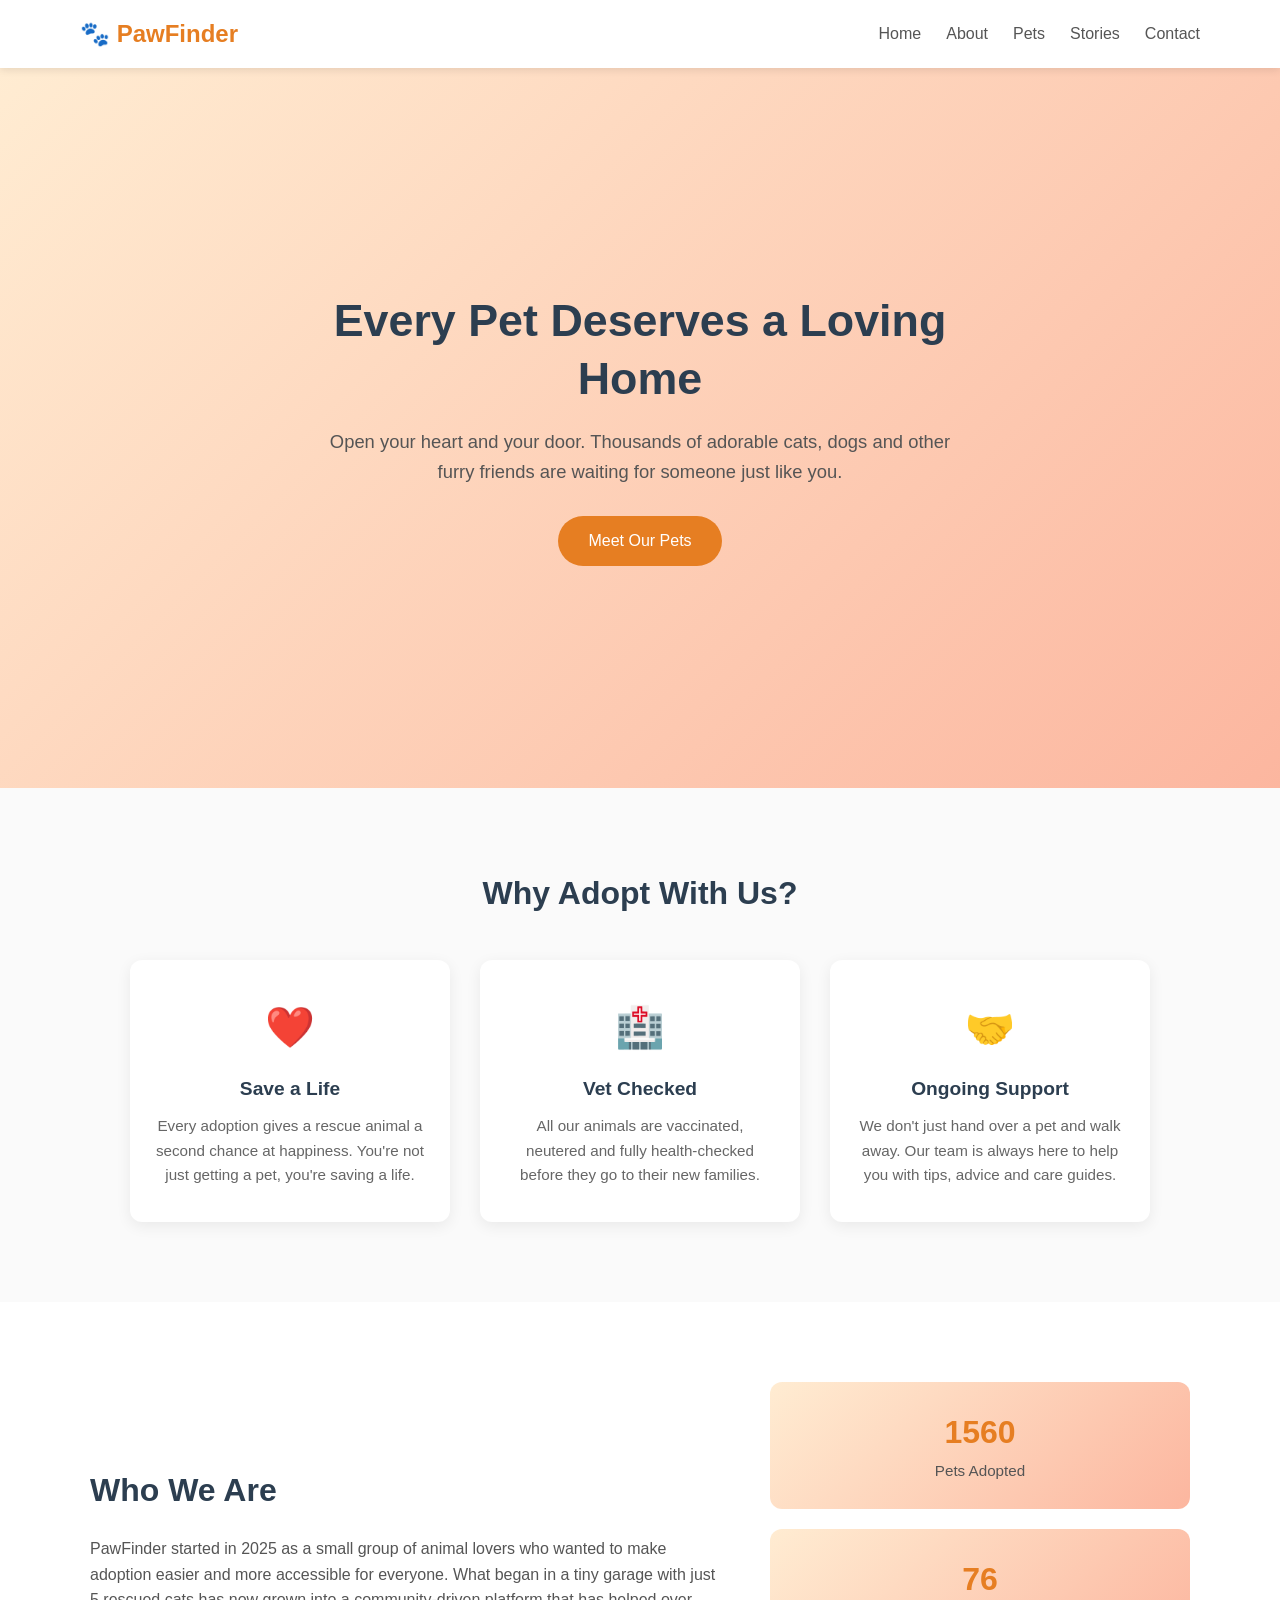
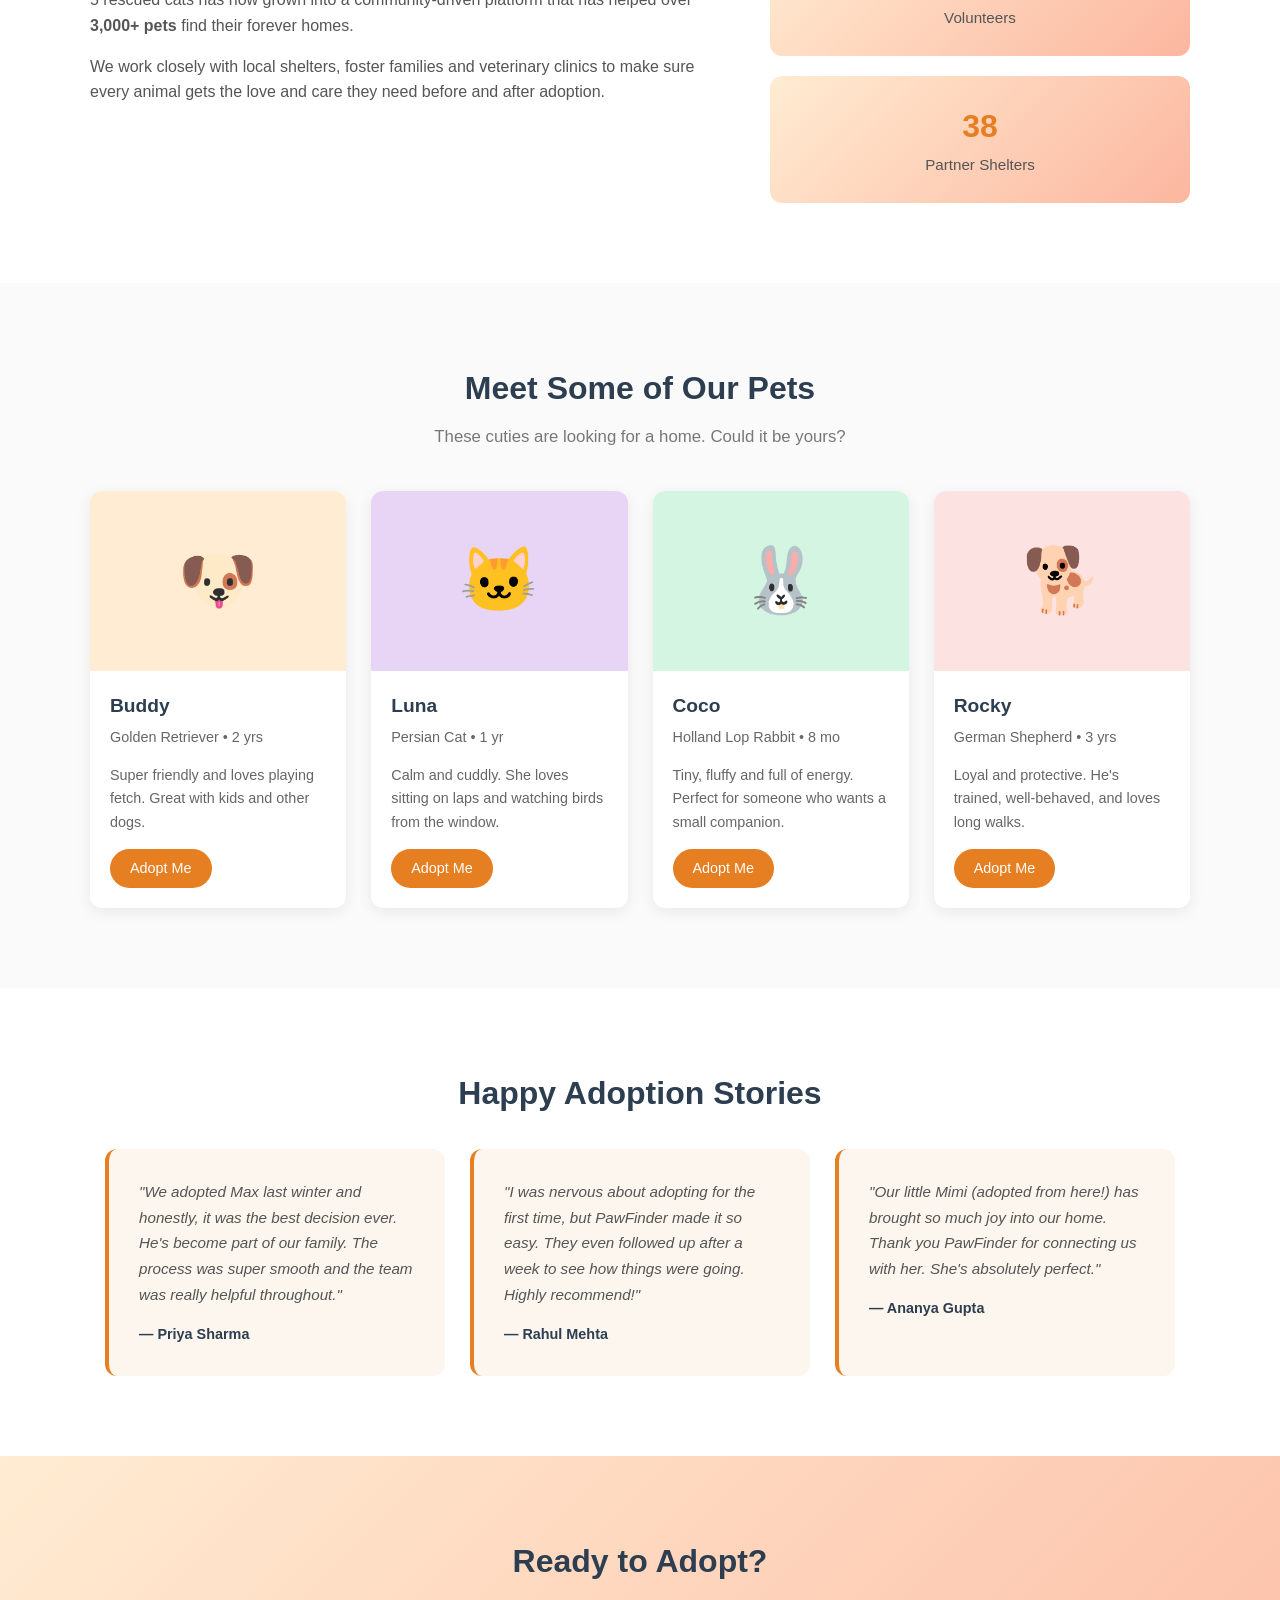
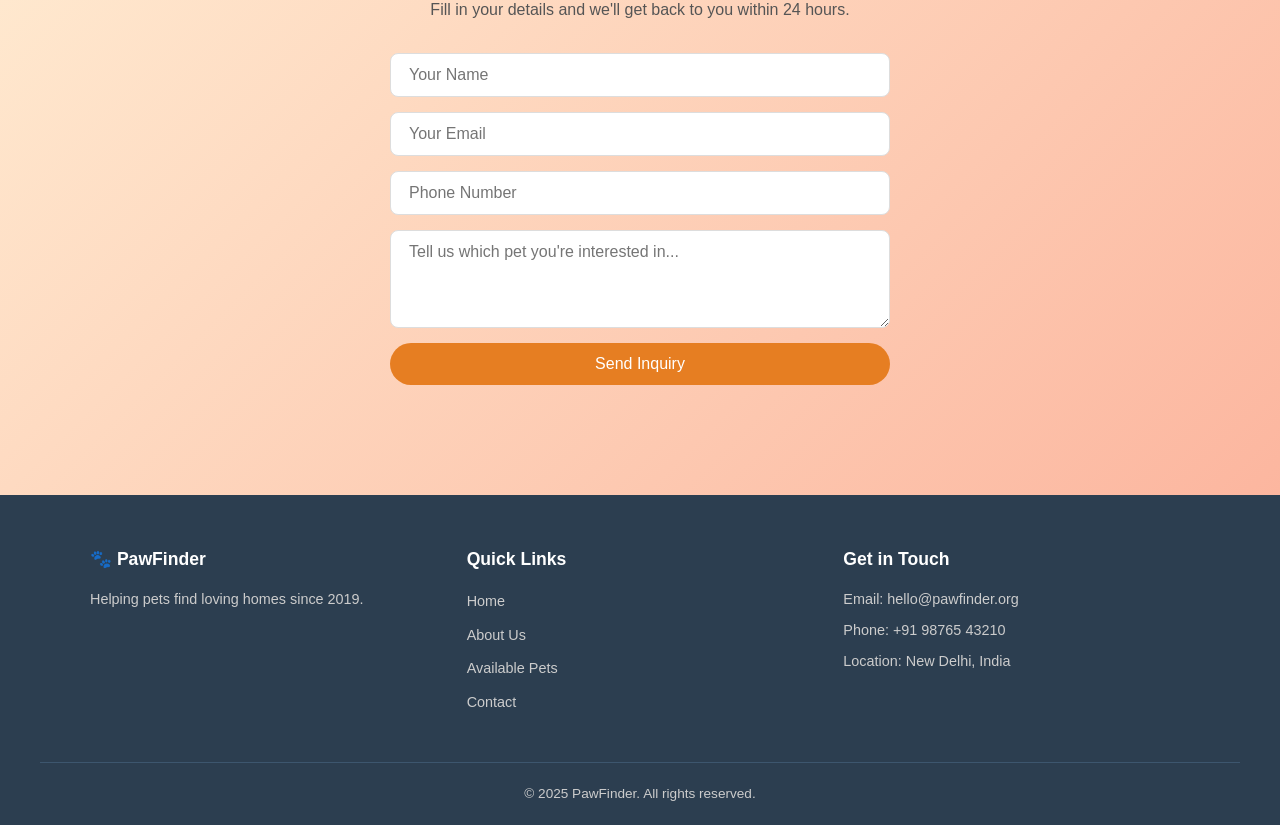
<file: Task-2 (Landing page)/index.html>
<!DOCTYPE html>
<html lang="en">
<head>
    <meta charset="UTF-8">
    <meta name="viewport" content="width=device-width, initial-scale=1.0">
    <title>PawFinder - Find Your Perfect Pet</title>
    <meta name="description" content="Adopt your new best friend today. PawFinder connects loving families with pets in need of a forever home.">
    <link rel="stylesheet" href="style.css">
</head>
<body>

    <!-- Navigation Bar -->
    <header>
        <nav class="navbar">
            <div class="logo">🐾 PawFinder</div>
            <ul class="nav-links" id="navLinks">
                <li><a href="#home">Home</a></li>
                <li><a href="#about">About</a></li>
                <li><a href="#pets">Pets</a></li>
                <li><a href="#testimonials">Stories</a></li>
                <li><a href="#contact">Contact</a></li>
            </ul>
            <button class="menu-btn" id="menuBtn" aria-label="Toggle menu">&#9776;</button>
        </nav>
    </header>

    <!-- Hero Section -->
    <section id="home" class="hero">
        <div class="hero-content">
            <h1>Every Pet Deserves a Loving Home</h1>
            <p>Open your heart and your door. Thousands of adorable cats, dogs and other furry friends are waiting for someone just like you.</p>
            <a href="#pets" class="btn">Meet Our Pets</a>
        </div>
    </section>

    <!-- Features / Why Adopt Section -->
    <section id="features" class="features">
        <h2>Why Adopt With Us?</h2>
        <div class="features-container">
            <div class="feature-box">
                <span class="feature-icon">❤️</span>
                <h3>Save a Life</h3>
                <p>Every adoption gives a rescue animal a second chance at happiness. You're not just getting a pet, you're saving a life.</p>
            </div>
            <div class="feature-box">
                <span class="feature-icon">🏥</span>
                <h3>Vet Checked</h3>
                <p>All our animals are vaccinated, neutered and fully health-checked before they go to their new families.</p>
            </div>
            <div class="feature-box">
                <span class="feature-icon">🤝</span>
                <h3>Ongoing Support</h3>
                <p>We don't just hand over a pet and walk away. Our team is always here to help you with tips, advice and care guides.</p>
            </div>
        </div>
    </section>

    <!-- About Section -->
    <section id="about" class="about">
        <div class="about-content">
            <div class="about-text">
                <h2>Who We Are</h2>
                <p>PawFinder started in 2025 as a small group of animal lovers who wanted to make adoption easier and more accessible for everyone. What began in a tiny garage with just 5 rescued cats has now grown into a community-driven platform that has helped over <strong>3,000+ pets</strong> find their forever homes.</p>
                <p>We work closely with local shelters, foster families and veterinary clinics to make sure every animal gets the love and care they need before and after adoption.</p>
            </div>
            <div class="about-stats">
                <div class="stat">
                    <span class="stat-number" data-target="3200">0</span>
                    <span class="stat-label">Pets Adopted</span>
                </div>
                <div class="stat">
                    <span class="stat-number" data-target="150">0</span>
                    <span class="stat-label">Volunteers</span>
                </div>
                <div class="stat">
                    <span class="stat-number" data-target="45">0</span>
                    <span class="stat-label">Partner Shelters</span>
                </div>
            </div>
        </div>
    </section>

    <!-- Pets Gallery -->
    <section id="pets" class="pets">
        <h2>Meet Some of Our Pets</h2>
        <p class="section-subtitle">These cuties are looking for a home. Could it be yours?</p>
        <div class="pets-grid">
            <div class="pet-card">
                <div class="pet-image" style="background-color: #ffecd2;">🐶</div>
                <div class="pet-info">
                    <h3>Buddy</h3>
                    <p class="pet-breed">Golden Retriever &bull; 2 yrs</p>
                    <p>Super friendly and loves playing fetch. Great with kids and other dogs.</p>
                    <a href="#contact" class="btn btn-small">Adopt Me</a>
                </div>
            </div>
            <div class="pet-card">
                <div class="pet-image" style="background-color: #e8d5f5;">🐱</div>
                <div class="pet-info">
                    <h3>Luna</h3>
                    <p class="pet-breed">Persian Cat &bull; 1 yr</p>
                    <p>Calm and cuddly. She loves sitting on laps and watching birds from the window.</p>
                    <a href="#contact" class="btn btn-small">Adopt Me</a>
                </div>
            </div>
            <div class="pet-card">
                <div class="pet-image" style="background-color: #d5f5e3;">🐰</div>
                <div class="pet-info">
                    <h3>Coco</h3>
                    <p class="pet-breed">Holland Lop Rabbit &bull; 8 mo</p>
                    <p>Tiny, fluffy and full of energy. Perfect for someone who wants a small companion.</p>
                    <a href="#contact" class="btn btn-small">Adopt Me</a>
                </div>
            </div>
            <div class="pet-card">
                <div class="pet-image" style="background-color: #fde2e2;">🐕</div>
                <div class="pet-info">
                    <h3>Rocky</h3>
                    <p class="pet-breed">German Shepherd &bull; 3 yrs</p>
                    <p>Loyal and protective. He's trained, well-behaved, and loves long walks.</p>
                    <a href="#contact" class="btn btn-small">Adopt Me</a>
                </div>
            </div>
        </div>
    </section>

    <!-- Testimonials Section -->
    <section id="testimonials" class="testimonials">
        <h2>Happy Adoption Stories</h2>
        <div class="testimonials-container">
            <div class="testimonial-card">
                <p class="testimonial-text">"We adopted Max last winter and honestly, it was the best decision ever. He's become part of our family. The process was super smooth and the team was really helpful throughout."</p>
                <p class="testimonial-author">— Priya Sharma</p>
            </div>
            <div class="testimonial-card">
                <p class="testimonial-text">"I was nervous about adopting for the first time, but PawFinder made it so easy. They even followed up after a week to see how things were going. Highly recommend!"</p>
                <p class="testimonial-author">— Rahul Mehta</p>
            </div>
            <div class="testimonial-card">
                <p class="testimonial-text">"Our little Mimi (adopted from here!) has brought so much joy into our home. Thank you PawFinder for connecting us with her. She's absolutely perfect."</p>
                <p class="testimonial-author">— Ananya Gupta</p>
            </div>
        </div>
    </section>

    <!-- Contact / CTA Section -->
    <section id="contact" class="contact">
        <h2>Ready to Adopt?</h2>
        <p>Fill in your details and we'll get back to you within 24 hours.</p>
        <form class="contact-form" id="adoptForm">
            <input type="text" placeholder="Your Name" required>
            <input type="email" placeholder="Your Email" required>
            <input type="tel" placeholder="Phone Number">
            <textarea placeholder="Tell us which pet you're interested in..." rows="4"></textarea>
            <button type="submit" class="btn">Send Inquiry</button>
        </form>
        <p class="form-msg" id="formMsg"></p>
    </section>

    <!-- Footer -->
    <footer>
        <div class="footer-content">
            <div class="footer-col">
                <h3>🐾 PawFinder</h3>
                <p>Helping pets find loving homes since 2019.</p>
            </div>
            <div class="footer-col">
                <h3>Quick Links</h3>
                <ul>
                    <li><a href="#home">Home</a></li>
                    <li><a href="#about">About Us</a></li>
                    <li><a href="#pets">Available Pets</a></li>
                    <li><a href="#contact">Contact</a></li>
                </ul>
            </div>
            <div class="footer-col">
                <h3>Get in Touch</h3>
                <p>Email: hello@pawfinder.org</p>
                <p>Phone: +91 98765 43210</p>
                <p>Location: New Delhi, India</p>
            </div>
        </div>
        <div class="footer-bottom">
            <p>&copy; 2025 PawFinder. All rights reserved.</p>
        </div>
    </footer>

    <script src="script.js"></script>
</body>
</html>
</file>
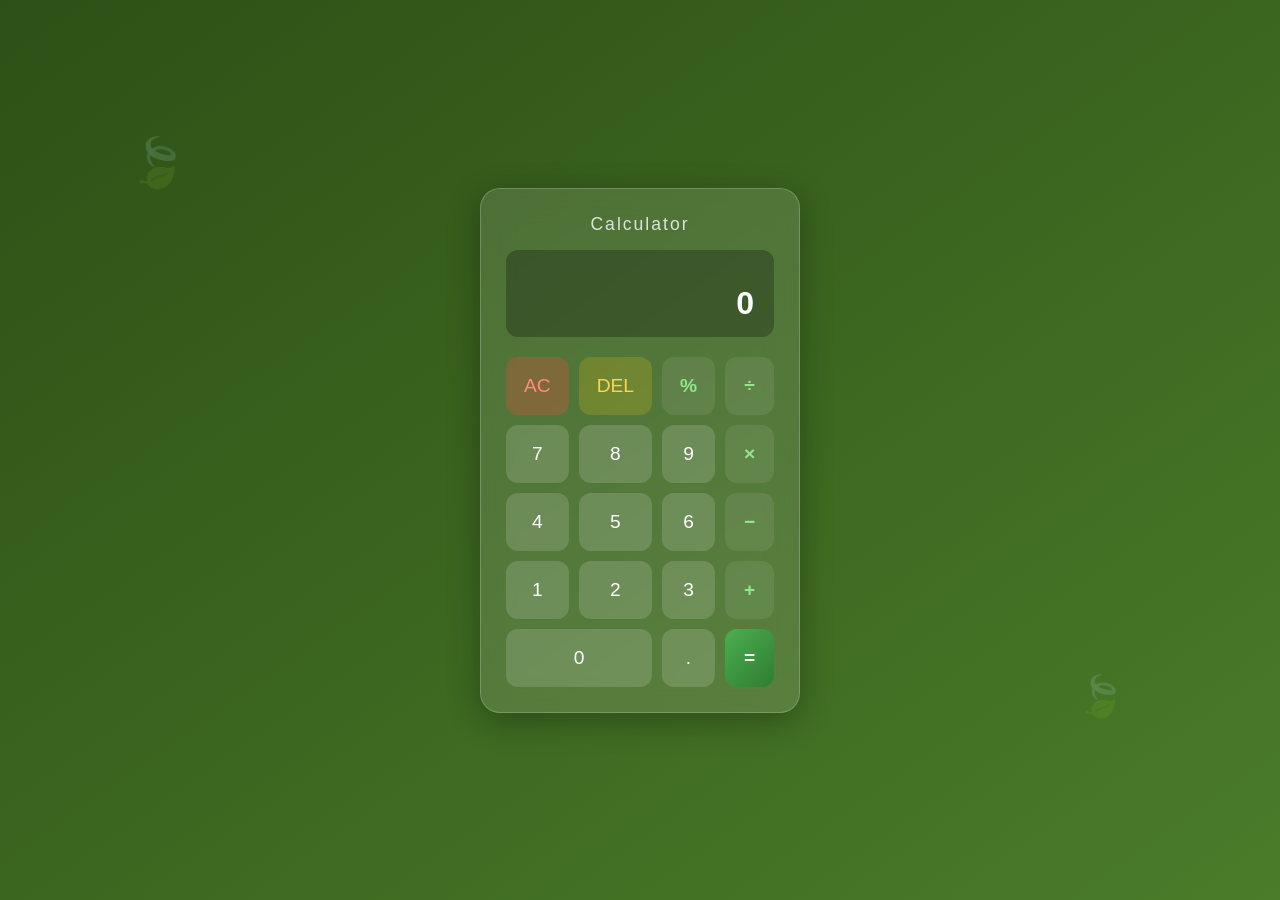
<file: Task-3 (Calculator)/index.html>
<!DOCTYPE html>
<html lang="en">
<head>
    <meta charset="UTF-8">
    <meta name="viewport" content="width=device-width, initial-scale=1.0">
    <title>Calculator</title>
    <link rel="stylesheet" href="style.css">
</head>
<body>

    <div class="calculator">
        <h2 class="calc-title">Calculator</h2>

        <!-- Display Screen -->
        <div class="display">
            <p class="previous" id="previous"></p>
            <p class="current" id="current">0</p>
        </div>

        <!-- Buttons Grid -->
        <div class="buttons">
            <button class="btn clear" id="clearBtn">AC</button>
            <button class="btn delete" id="deleteBtn">DEL</button>
            <button class="btn operator" data-value="%">%</button>
            <button class="btn operator" data-value="/">&divide;</button>

            <button class="btn number" data-value="7">7</button>
            <button class="btn number" data-value="8">8</button>
            <button class="btn number" data-value="9">9</button>
            <button class="btn operator" data-value="*">&times;</button>

            <button class="btn number" data-value="4">4</button>
            <button class="btn number" data-value="5">5</button>
            <button class="btn number" data-value="6">6</button>
            <button class="btn operator" data-value="-">&minus;</button>

            <button class="btn number" data-value="1">1</button>
            <button class="btn number" data-value="2">2</button>
            <button class="btn number" data-value="3">3</button>
            <button class="btn operator" data-value="+">+</button>

            <button class="btn number zero" data-value="0">0</button>
            <button class="btn number" data-value=".">.</button>
            <button class="btn equals" id="equalsBtn">=</button>
        </div>
    </div>

    <script src="script.js"></script>
</body>
</html>
</file>
<file: Task-2 (Landing page)/style.css>
/* ===== GENERAL RESET & BASE STYLES ===== */

* {
    margin: 0;
    padding: 0;
    box-sizing: border-box;
}

html {
    scroll-behavior: smooth;
}

body {
    font-family: 'Segoe UI', Tahoma, Geneva, Verdana, sans-serif;
    line-height: 1.6;
    color: #333;
    background-color: #fff;
}

a {
    text-decoration: none;
    color: inherit;
}

ul {
    list-style: none;
}

h2 {
    font-size: 2rem;
    text-align: center;
    margin-bottom: 10px;
    color: #2c3e50;
}


/* ===== NAVIGATION ===== */

header {
    background-color: #ffffff;
    box-shadow: 0 2px 8px rgba(0, 0, 0, 0.1);
    position: sticky;
    top: 0;
    z-index: 100;
}

.navbar {
    display: flex;
    justify-content: space-between;
    align-items: center;
    padding: 15px 40px;
    max-width: 1200px;
    margin: 0 auto;
}

.logo {
    font-size: 1.5rem;
    font-weight: bold;
    color: #e67e22;
}

.nav-links {
    display: flex;
    gap: 25px;
}

.nav-links a {
    font-size: 1rem;
    color: #555;
    transition: color 0.3s;
}

.nav-links a:hover {
    color: #e67e22;
}

.menu-btn {
    display: none;
    font-size: 1.5rem;
    background: none;
    border: none;
    cursor: pointer;
    color: #333;
}


/* ===== HERO SECTION ===== */

.hero {
    background: linear-gradient(135deg, #ffecd2, #fcb69f);
    padding: 100px 40px;
    text-align: center;
    min-height: 80vh;
    display: flex;
    align-items: center;
    justify-content: center;
}

.hero-content {
    max-width: 650px;
}

.hero h1 {
    font-size: 2.8rem;
    color: #2c3e50;
    margin-bottom: 20px;
    line-height: 1.3;
}

.hero p {
    font-size: 1.15rem;
    color: #555;
    margin-bottom: 30px;
}


/* ===== BUTTONS ===== */

.btn {
    display: inline-block;
    background-color: #e67e22;
    color: #fff;
    padding: 12px 30px;
    border: none;
    border-radius: 25px;
    font-size: 1rem;
    cursor: pointer;
    transition: background-color 0.3s, transform 0.2s;
}

.btn:hover {
    background-color: #cf6d17;
    transform: translateY(-2px);
}

.btn-small {
    padding: 8px 20px;
    font-size: 0.9rem;
}


/* ===== FEATURES SECTION ===== */

.features {
    padding: 80px 40px;
    background-color: #fafafa;
}

.features-container {
    display: flex;
    justify-content: center;
    gap: 30px;
    margin-top: 40px;
    flex-wrap: wrap;
    max-width: 1100px;
    margin-left: auto;
    margin-right: auto;
}

.feature-box {
    background-color: #fff;
    padding: 35px 25px;
    border-radius: 12px;
    text-align: center;
    flex: 1;
    min-width: 250px;
    max-width: 320px;
    box-shadow: 0 4px 15px rgba(0, 0, 0, 0.07);
    transition: transform 0.3s;
}

.feature-box:hover {
    transform: translateY(-5px);
}

.feature-icon {
    font-size: 2.5rem;
    display: block;
    margin-bottom: 15px;
}

.feature-box h3 {
    margin-bottom: 10px;
    color: #2c3e50;
    font-size: 1.2rem;
}

.feature-box p {
    color: #666;
    font-size: 0.95rem;
}


/* ===== ABOUT SECTION ===== */

.about {
    padding: 80px 40px;
    background-color: #fff;
}

.about-content {
    max-width: 1100px;
    margin: 0 auto;
    display: flex;
    align-items: center;
    gap: 50px;
    flex-wrap: wrap;
}

.about-text {
    flex: 1.5;
    min-width: 300px;
}

.about-text h2 {
    text-align: left;
    margin-bottom: 20px;
}

.about-text p {
    color: #555;
    margin-bottom: 15px;
    font-size: 1rem;
}

.about-stats {
    flex: 1;
    min-width: 250px;
    display: flex;
    flex-direction: column;
    gap: 20px;
}

.stat {
    background: linear-gradient(135deg, #ffecd2, #fcb69f);
    padding: 25px;
    border-radius: 12px;
    text-align: center;
}

.stat-number {
    font-size: 2rem;
    font-weight: bold;
    color: #e67e22;
    display: block;
}

.stat-label {
    font-size: 0.95rem;
    color: #555;
}


/* ===== PETS GALLERY ===== */

.pets {
    padding: 80px 40px;
    background-color: #fafafa;
}

.section-subtitle {
    text-align: center;
    color: #777;
    margin-bottom: 40px;
    font-size: 1.05rem;
}

.pets-grid {
    display: grid;
    grid-template-columns: repeat(auto-fit, minmax(250px, 1fr));
    gap: 25px;
    max-width: 1100px;
    margin: 0 auto;
}

.pet-card {
    background-color: #fff;
    border-radius: 12px;
    overflow: hidden;
    box-shadow: 0 4px 15px rgba(0, 0, 0, 0.07);
    transition: transform 0.3s;
}

.pet-card:hover {
    transform: translateY(-5px);
}

.pet-image {
    height: 180px;
    display: flex;
    align-items: center;
    justify-content: center;
    font-size: 4rem;
}

.pet-info {
    padding: 20px;
}

.pet-info h3 {
    font-size: 1.2rem;
    color: #2c3e50;
    margin-bottom: 5px;
}

.pet-breed {
    color: #e67e22;
    font-size: 0.85rem;
    margin-bottom: 10px;
}

.pet-info p {
    color: #666;
    font-size: 0.9rem;
    margin-bottom: 15px;
}


/* ===== TESTIMONIALS SECTION ===== */

.testimonials {
    padding: 80px 40px;
    background-color: #fff;
}

.testimonials-container {
    display: flex;
    gap: 25px;
    flex-wrap: wrap;
    justify-content: center;
    max-width: 1100px;
    margin: 30px auto 0;
}

.testimonial-card {
    background-color: #fdf6ee;
    padding: 30px;
    border-radius: 12px;
    flex: 1;
    min-width: 270px;
    max-width: 340px;
    border-left: 4px solid #e67e22;
}

.testimonial-text {
    font-style: italic;
    color: #555;
    margin-bottom: 15px;
    font-size: 0.95rem;
    line-height: 1.7;
}

.testimonial-author {
    font-weight: bold;
    color: #2c3e50;
    font-size: 0.9rem;
}


/* ===== CONTACT SECTION ===== */

.contact {
    padding: 80px 40px;
    background: linear-gradient(135deg, #ffecd2, #fcb69f);
    text-align: center;
}

.contact h2 {
    color: #2c3e50;
}

.contact > p {
    color: #555;
    margin-bottom: 30px;
}

.contact-form {
    max-width: 500px;
    margin: 0 auto;
    display: flex;
    flex-direction: column;
    gap: 15px;
}

.contact-form input,
.contact-form textarea {
    padding: 12px 18px;
    border: 1px solid #ddd;
    border-radius: 8px;
    font-size: 1rem;
    font-family: inherit;
    outline: none;
    transition: border-color 0.3s;
}

.contact-form input:focus,
.contact-form textarea:focus {
    border-color: #e67e22;
}

.form-msg {
    margin-top: 15px;
    color: #27ae60;
    font-weight: bold;
}


/* ===== FOOTER ===== */

footer {
    background-color: #2c3e50;
    color: #ccc;
    padding: 50px 40px 20px;
}

.footer-content {
    display: flex;
    justify-content: space-between;
    flex-wrap: wrap;
    gap: 30px;
    max-width: 1100px;
    margin: 0 auto;
}

.footer-col {
    flex: 1;
    min-width: 200px;
}

.footer-col h3 {
    color: #fff;
    margin-bottom: 15px;
    font-size: 1.1rem;
}

.footer-col p {
    font-size: 0.9rem;
    margin-bottom: 8px;
}

.footer-col ul li {
    margin-bottom: 8px;
}

.footer-col ul li a {
    color: #ccc;
    font-size: 0.9rem;
    transition: color 0.3s;
}

.footer-col ul li a:hover {
    color: #e67e22;
}

.footer-bottom {
    text-align: center;
    margin-top: 40px;
    padding-top: 20px;
    border-top: 1px solid #3d566e;
    font-size: 0.85rem;
}


/* ===== RESPONSIVE DESIGN ===== */

@media (max-width: 768px) {
    .hero h1 {
        font-size: 2rem;
    }

    .nav-links {
        display: none;
        flex-direction: column;
        position: absolute;
        top: 60px;
        right: 20px;
        background-color: #fff;
        padding: 20px;
        border-radius: 10px;
        box-shadow: 0 4px 15px rgba(0, 0, 0, 0.15);
        gap: 15px;
    }

    .nav-links.active {
        display: flex;
    }

    .menu-btn {
        display: block;
    }

    .about-content {
        flex-direction: column;
    }

    .about-text h2 {
        text-align: center;
    }

    .footer-content {
        flex-direction: column;
        text-align: center;
    }
}
</file>
<file: Task-3 (Calculator)/style.css>
/* ===== BASE RESET ===== */

* {
    margin: 0;
    padding: 0;
    box-sizing: border-box;
}

/* ===== NATURE BACKGROUND ===== */

body {
    min-height: 100vh;
    display: flex;
    justify-content: center;
    align-items: center;
    font-family: 'Segoe UI', Tahoma, Geneva, Verdana, sans-serif;
    background: linear-gradient(145deg, #2d5016, #4a7c29, #1b6b4a, #2d8f6f);
    background-size: 300% 300%;
    animation: bgMove 10s ease infinite;
}

/* slow moving background to give a nature/alive feel */
@keyframes bgMove {
    0% { background-position: 0% 50%; }
    50% { background-position: 100% 50%; }
    100% { background-position: 0% 50%; }
}

/* some floating leaf-like circles in background */
body::before,
body::after {
    content: "🍃";
    position: fixed;
    font-size: 3rem;
    opacity: 0.15;
    animation: floatLeaf 8s ease-in-out infinite;
}

body::before {
    top: 15%;
    left: 10%;
    animation-delay: 0s;
}

body::after {
    bottom: 20%;
    right: 12%;
    font-size: 2.5rem;
    animation-delay: 3s;
}

@keyframes floatLeaf {
    0%, 100% { transform: translateY(0) rotate(0deg); }
    50% { transform: translateY(-20px) rotate(15deg); }
}


/* ===== CALCULATOR CONTAINER ===== */

.calculator {
    background: rgba(255, 255, 255, 0.12);
    backdrop-filter: blur(15px);
    border: 1px solid rgba(255, 255, 255, 0.2);
    border-radius: 20px;
    padding: 25px;
    width: 320px;
    box-shadow: 0 8px 32px rgba(0, 0, 0, 0.3);
}

.calc-title {
    text-align: center;
    color: #fff;
    font-size: 1.1rem;
    margin-bottom: 15px;
    font-weight: 500;
    letter-spacing: 2px;
    opacity: 0.8;
}


/* ===== DISPLAY SCREEN ===== */

.display {
    background: rgba(0, 0, 0, 0.25);
    border-radius: 12px;
    padding: 15px 20px;
    margin-bottom: 20px;
    min-height: 80px;
    display: flex;
    flex-direction: column;
    justify-content: flex-end;
    align-items: flex-end;
    word-break: break-all;
}

.previous {
    color: rgba(255, 255, 255, 0.5);
    font-size: 0.9rem;
    min-height: 20px;
}

.current {
    color: #fff;
    font-size: 2rem;
    font-weight: 600;
}


/* ===== BUTTONS GRID ===== */

.buttons {
    display: grid;
    grid-template-columns: repeat(4, 1fr);
    gap: 10px;
}

.btn {
    padding: 18px;
    font-size: 1.2rem;
    border: none;
    border-radius: 12px;
    cursor: pointer;
    transition: all 0.2s;
    font-family: inherit;
}

/* number buttons */
.btn.number {
    background: rgba(255, 255, 255, 0.15);
    color: #fff;
}

.btn.number:hover {
    background: rgba(255, 255, 255, 0.25);
}

/* zero button spans 2 columns */
.btn.zero {
    grid-column: span 2;
}

/* operator buttons */
.btn.operator {
    background: rgba(255, 255, 255, 0.08);
    color: #8fe88b;
    font-weight: bold;
}

.btn.operator:hover {
    background: rgba(143, 232, 139, 0.2);
}

/* clear button */
.btn.clear {
    background: rgba(231, 76, 60, 0.3);
    color: #ff8a80;
}

.btn.clear:hover {
    background: rgba(231, 76, 60, 0.5);
}

/* delete button */
.btn.delete {
    background: rgba(241, 196, 15, 0.2);
    color: #ffd54f;
}

.btn.delete:hover {
    background: rgba(241, 196, 15, 0.35);
}

/* equals button */
.btn.equals {
    background: linear-gradient(135deg, #4caf50, #2e7d32);
    color: #fff;
    font-weight: bold;
}

.btn.equals:hover {
    background: linear-gradient(135deg, #66bb6a, #388e3c);
}

/* click effect */
.btn:active {
    transform: scale(0.95);
}
</file>
